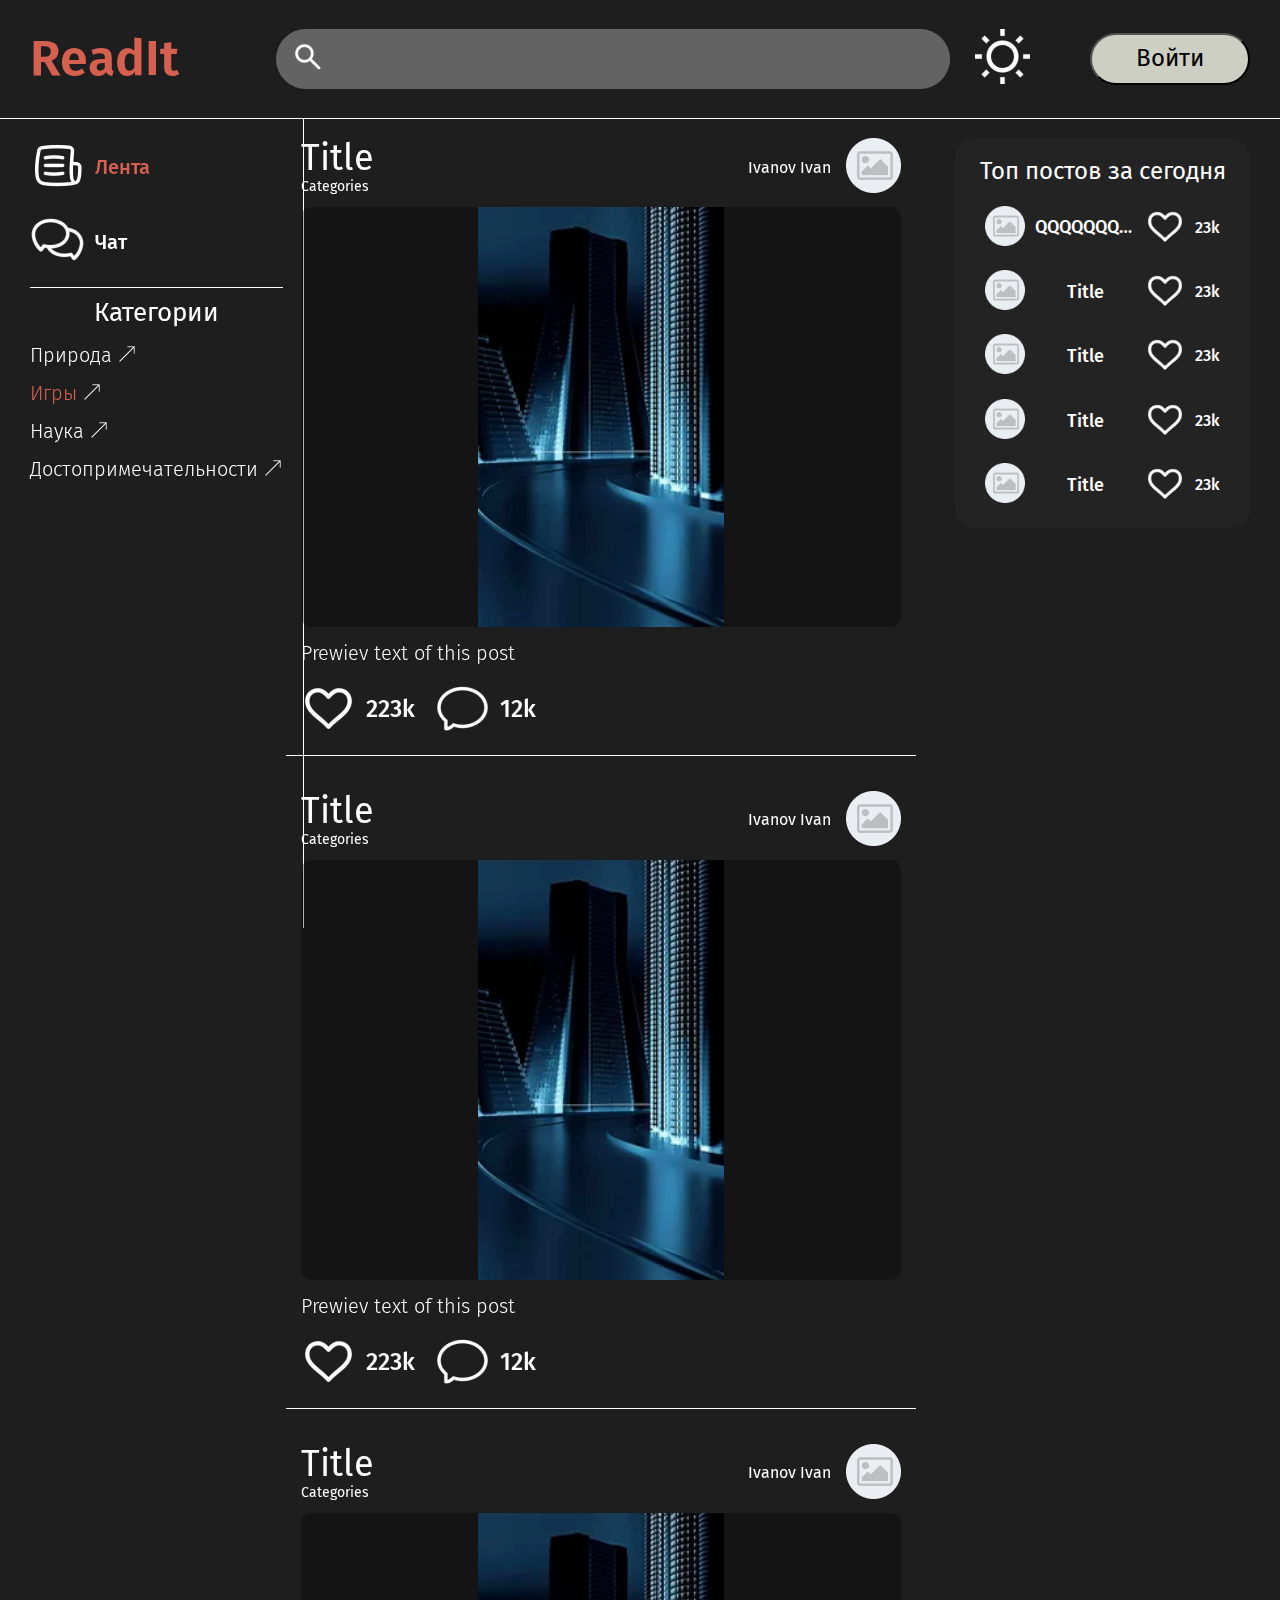
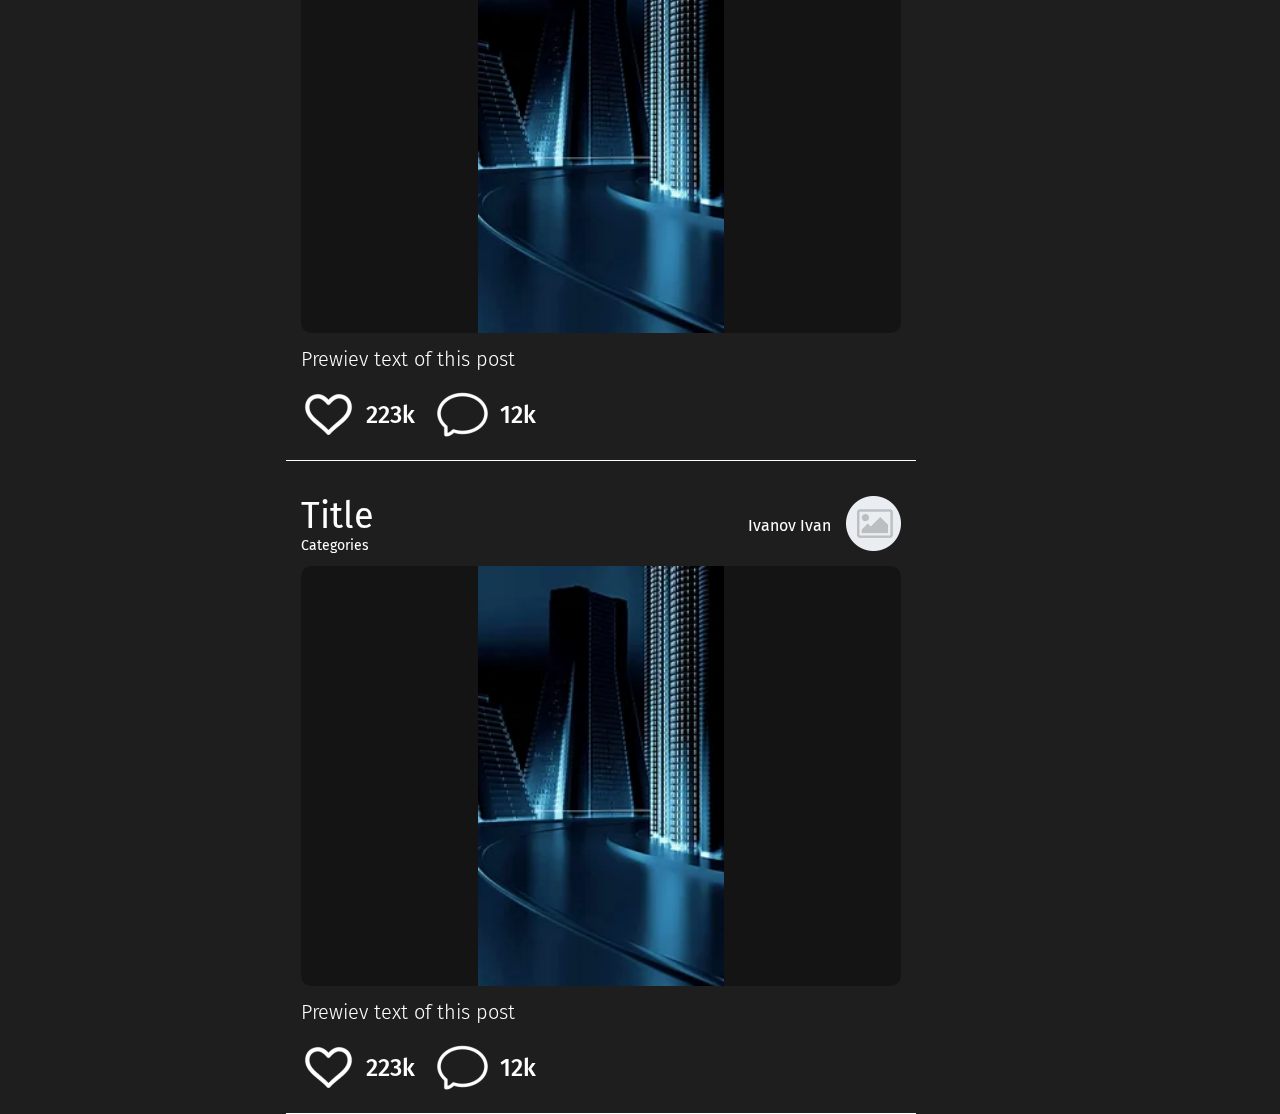
<file: index.html>
<!DOCTYPE html>
<html lang="en">

<head>
  <meta charset="UTF-8" />
  <meta name="viewport" content="width=device-width, initial-scale=1.0" />
  <title>ReadIt</title>
  <link rel="stylesheet" href="../css/styles.css" />
</head>

<body>
  <div class="container">
    <header class="header">
      <span class="header__logo">ReadIt</span>
      <div class="header__center">
        <!-- <div class="header__adminImg">
            <img src="../css/img/admin.png" alt="img" />
          </div> -->
        <div class="header__search">
          <div class="header__loop">
            <img src="../css/img/loop.png" alt="loop" />
          </div>
          <input type="text" class="header__searchInput" />
        </div>
        <div class="header__theme">
          <img src="../css/img/sun.png" alt="img" />
        </div>
      </div>
      <button class="header__btnLogIn" onclick="Redirect()">Войти</button>
    </header>
    <aside class="sidebar">
      <article class="sidebar__pages">
        <ul class="pages__list">
          <li class="pages__item">
            <div class="pages__image">
              <a href="authorized.html"><img src="../css/img/news.png" alt="img" /></a>
            </div>
            <a href="authorized.html" class="pages__title" id="active">Лента</a>
          </li>
          <li class="pages__item">
            <div class="pages__image">
              <img src="../css/img/chats.png" alt="img" />
            </div>
            <a href="" class="pages__title">Чат</a>
          </li>
        </ul>
      </article>
      <article class="sidebar__categories">
        <div class="categories__head">
          <span>Категории</span>
        </div>
        <ul class="categories__list">
          <li class="categories__item">
            <a href="" class="categories__title">Природа</a>
            <img src="../css/img/arrow.png" alt="img" class="categories__image" />
          </li>
          <li class="categories__item">
            <a href class="categories__title" id="active">Игры</a>
            <img src="../css/img/arrow.png" alt="img" class="categories__image" />
          </li>
          <li class="categories__item">
            <a href class="categories__title">Наука</a>
            <img src="../css/img/arrow.png" alt="img" class="categories__image" />
          </li>
          <li class="categories__item">
            <a href="" class="categories__title">Достопримечательности</a>
            <img src="../css/img/arrow.png" alt="img" class="categories__image" />
          </li>
        </ul>
      </article>
    </aside>
    <main class="main">
      <article class="post" id="post">
        <div class="post__top">
          <div class="post__header" id="post">
            <span class="post__title">Title</span>
            <span class="post__categories">Categories</span>
          </div>
          <div class="post__user" id="post">
            <span class="post__author">Ivanov Ivan</span>
            <div class="post__authorImg" id="post">
              <img src="../css/img/default.png" alt="img" />
            </div>
          </div>
        </div>
        <div class="post__mainContent" id="post">
          <div class="post__mainImg" id="post">
            <img src="../css/img/city.png" alt="img" />
          </div>
          <div class="post__prewiev" id="post">
            <span>Prewiev text of this post</span>
          </div>
        </div>
        <div class="post__reactions" id="post">
          <div class="post__likes" id="post">
            <div class="post__likeImg" id="post">
              <img src="../css/img/like.png" alt="img" />
            </div>
            <span class="post__likesCount">223k</span>
          </div>
          <div class="post__comments" id="post">
            <div class="post__commentImg" id="post">
              <img src="../css/img/chat.png" alt="img" />
            </div>
            <span class="post__commentsCount">12k</span>
          </div>
        </div>
      </article>
      <article class="post" id="post">
        <div class="post__top">
          <div class="post__header" id="post">
            <span class="post__title">Title</span>
            <span class="post__categories">Categories</span>
          </div>
          <div class="post__user" id="post">
            <span class="post__author">Ivanov Ivan</span>
            <div class="post__authorImg" id="post">
              <img src="../css/img/default.png" alt="img" />
            </div>
          </div>
        </div>
        <div class="post__mainContent" id="post">
          <div class="post__mainImg" id="post">
            <img src="../css/img/city.png" alt="img" />
          </div>
          <div class="post__prewiev" id="post">
            <span>Prewiev text of this post</span>
          </div>
        </div>
        <div class="post__reactions" id="post">
          <div class="post__likes" id="post">
            <div class="post__likeImg" id="post">
              <img src="../css/img/like.png" alt="img" />
            </div>
            <span class="post__likesCount">223k</span>
          </div>
          <div class="post__comments" id="post">
            <div class="post__commentImg" id="post">
              <img src="../css/img/chat.png" alt="img" />
            </div>
            <span class="post__commentsCount">12k</span>
          </div>
        </div>
      </article>
      <article class="post" id="post">
        <div class="post__top">
          <div class="post__header" id="post">
            <span class="post__title">Title</span>
            <span class="post__categories">Categories</span>
          </div>
          <div class="post__user" id="post">
            <span class="post__author">Ivanov Ivan</span>
            <div class="post__authorImg" id="post">
              <img src="../css/img/default.png" alt="img" />
            </div>
          </div>
        </div>
        <div class="post__mainContent" id="post">
          <div class="post__mainImg" id="post">
            <img src="../css/img/city.png" alt="img" />
          </div>
          <div class="post__prewiev" id="post">
            <span>Prewiev text of this post</span>
          </div>
        </div>
        <div class="post__reactions" id="post">
          <div class="post__likes" id="post">
            <div class="post__likeImg" id="post">
              <img src="../css/img/like.png" alt="img" />
            </div>
            <span class="post__likesCount">223k</span>
          </div>
          <div class="post__comments" id="post">
            <div class="post__commentImg" id="post">
              <img src="../css/img/chat.png" alt="img" />
            </div>
            <span class="post__commentsCount">12k</span>
          </div>
        </div>
      </article>
      <article class="post" id="post">
        <div class="post__top">
          <div class="post__header" id="post">
            <span class="post__title">Title</span>
            <span class="post__categories">Categories</span>
          </div>
          <div class="post__user" id="post">
            <span class="post__author">Ivanov Ivan</span>
            <div class="post__authorImg" id="post">
              <img src="../css/img/default.png" alt="img" />
            </div>
          </div>
        </div>
        <div class="post__mainContent" id="post">
          <div class="post__mainImg" id="post">
            <img src="../css/img/city.png" alt="img" />
          </div>
          <div class="post__prewiev" id="post">
            <span>Prewiev text of this post</span>
          </div>
        </div>
        <div class="post__reactions" id="post">
          <div class="post__likes" id="post">
            <div class="post__likeImg" id="post">
              <img src="../css/img/like.png" alt="img" />
            </div>
            <span class="post__likesCount">223k</span>
          </div>
          <div class="post__comments" id="post">
            <div class="post__commentImg" id="post">
              <img src="../css/img/chat.png" alt="img" />
            </div>
            <span class="post__commentsCount">12k</span>
          </div>
        </div>
      </article>
    </main>
    <article class="rating">
      <span class="rating__title">Топ постов за сегодня</span>
      <ul class="rating__list">
        <li class="rating__item">
          <div class="rating__userImg">
            <img src="../css/img/default.png" alt="img" />
          </div>
          <span class="rating__postTitle">QQQQQQQQQQQQQQQQQQQQQQQQQQQQQQQQQQ</span>
          <div class="rating__likes">
            <div class="likes__image">
              <img src="../css/img/like.png" alt="img" />
            </div>
            <span class="likes__count">23k</span>
          </div>
        </li>
        <li class="rating__item">
          <div class="rating__userImg">
            <img src="../css/img/default.png" alt="img" />
          </div>
          <span class="rating__postTitle">Title</span>
          <div class="rating__likes">
            <div class="likes__image">
              <img src="../css/img/like.png" alt="img" />
            </div>
            <span class="likes__count">23k</span>
          </div>
        </li>
        <li class="rating__item">
          <div class="rating__userImg">
            <img src="../css/img/default.png" alt="img" />
          </div>
          <span class="rating__postTitle">Title</span>
          <div class="rating__likes">
            <div class="likes__image">
              <img src="../css/img/like.png" alt="img" />
            </div>
            <span class="likes__count">23k</span>
          </div>
        </li>
        <li class="rating__item">
          <div class="rating__userImg">
            <img src="../css/img/default.png" alt="img" />
          </div>
          <span class="rating__postTitle">Title</span>
          <div class="rating__likes">
            <div class="likes__image">
              <img src="../css/img/like.png" alt="img" />
            </div>
            <span class="likes__count">23k</span>
          </div>
        </li>
        <li class="rating__item">
          <div class="rating__userImg">
            <img src="../css/img/default.png" alt="img" />
          </div>
          <span class="rating__postTitle">Title</span>
          <div class="rating__likes">
            <div class="likes__image">
              <img src="../css/img/like.png" alt="img" />
            </div>
            <span class="likes__count">23k</span>
          </div>
        </li>
      </ul>
    </article>
  </div>
</body>
<script src="js/redirect.js"></script>
</html>
</file>
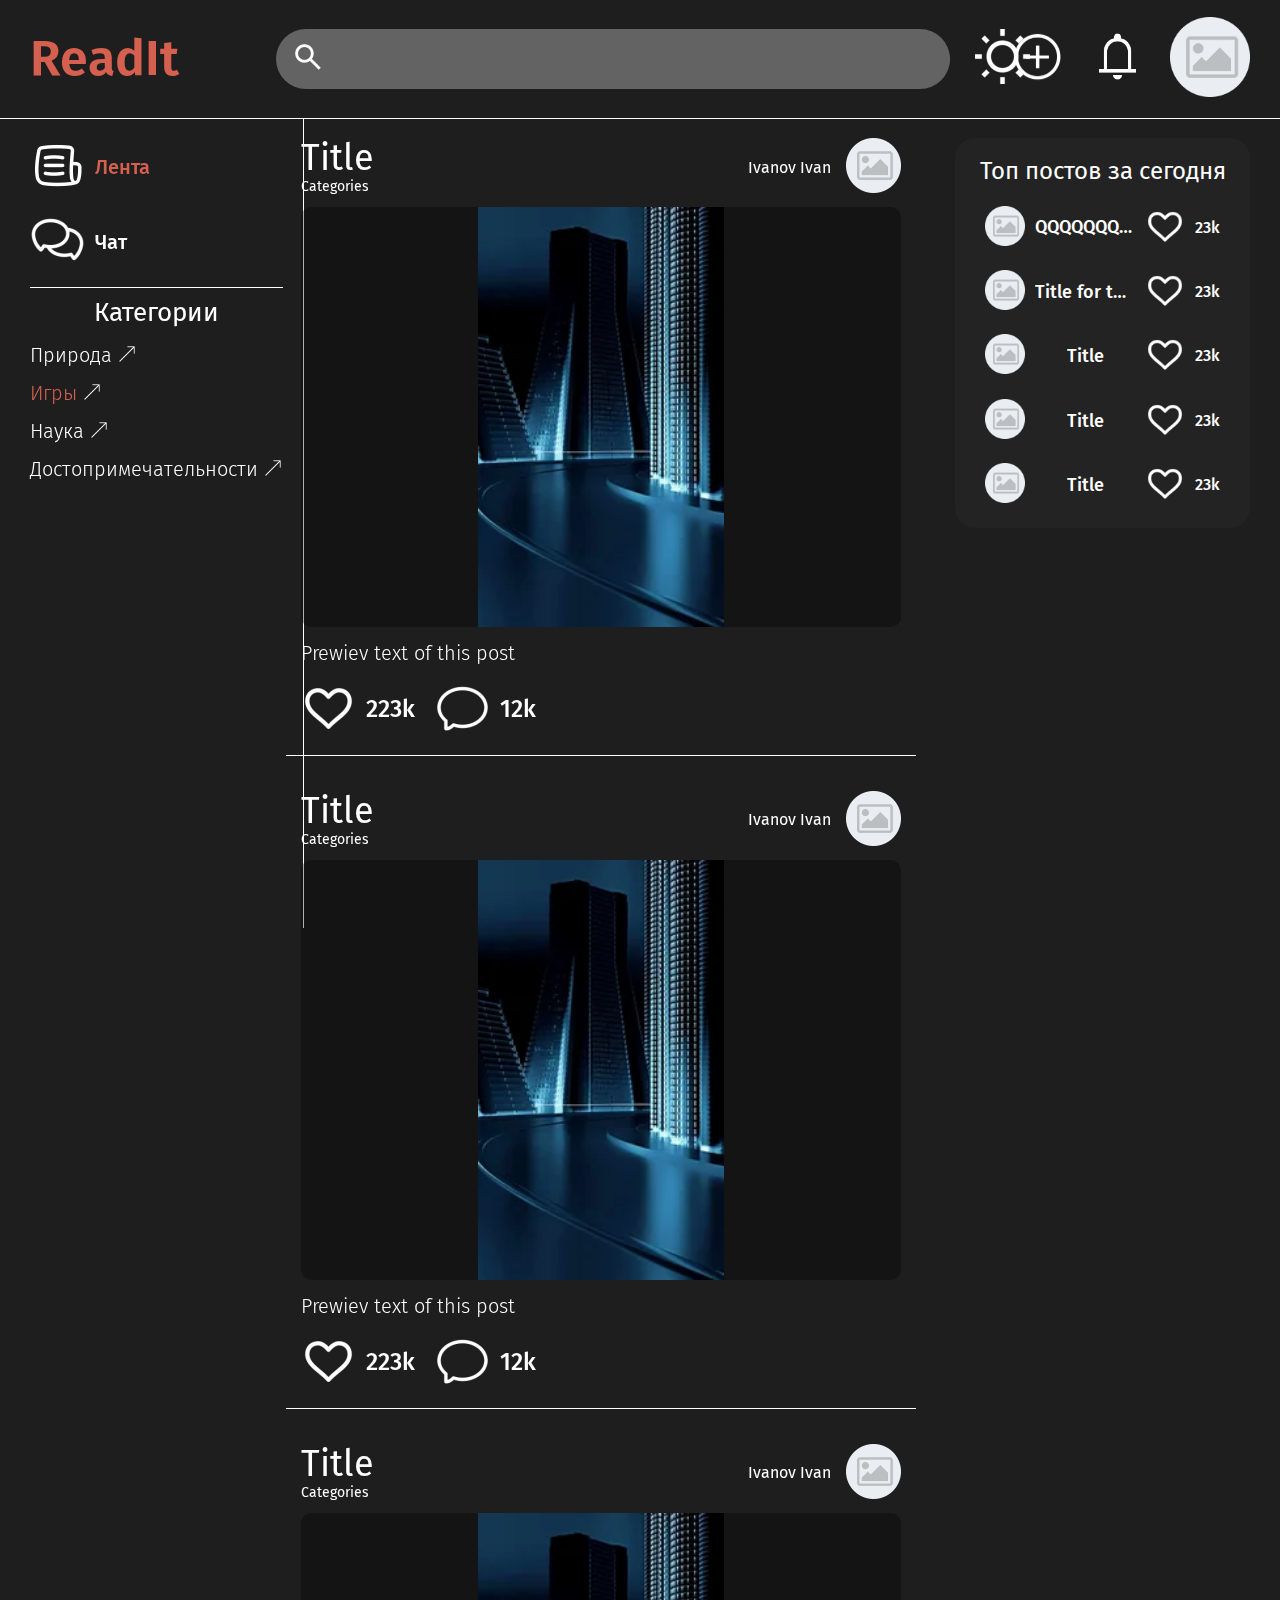
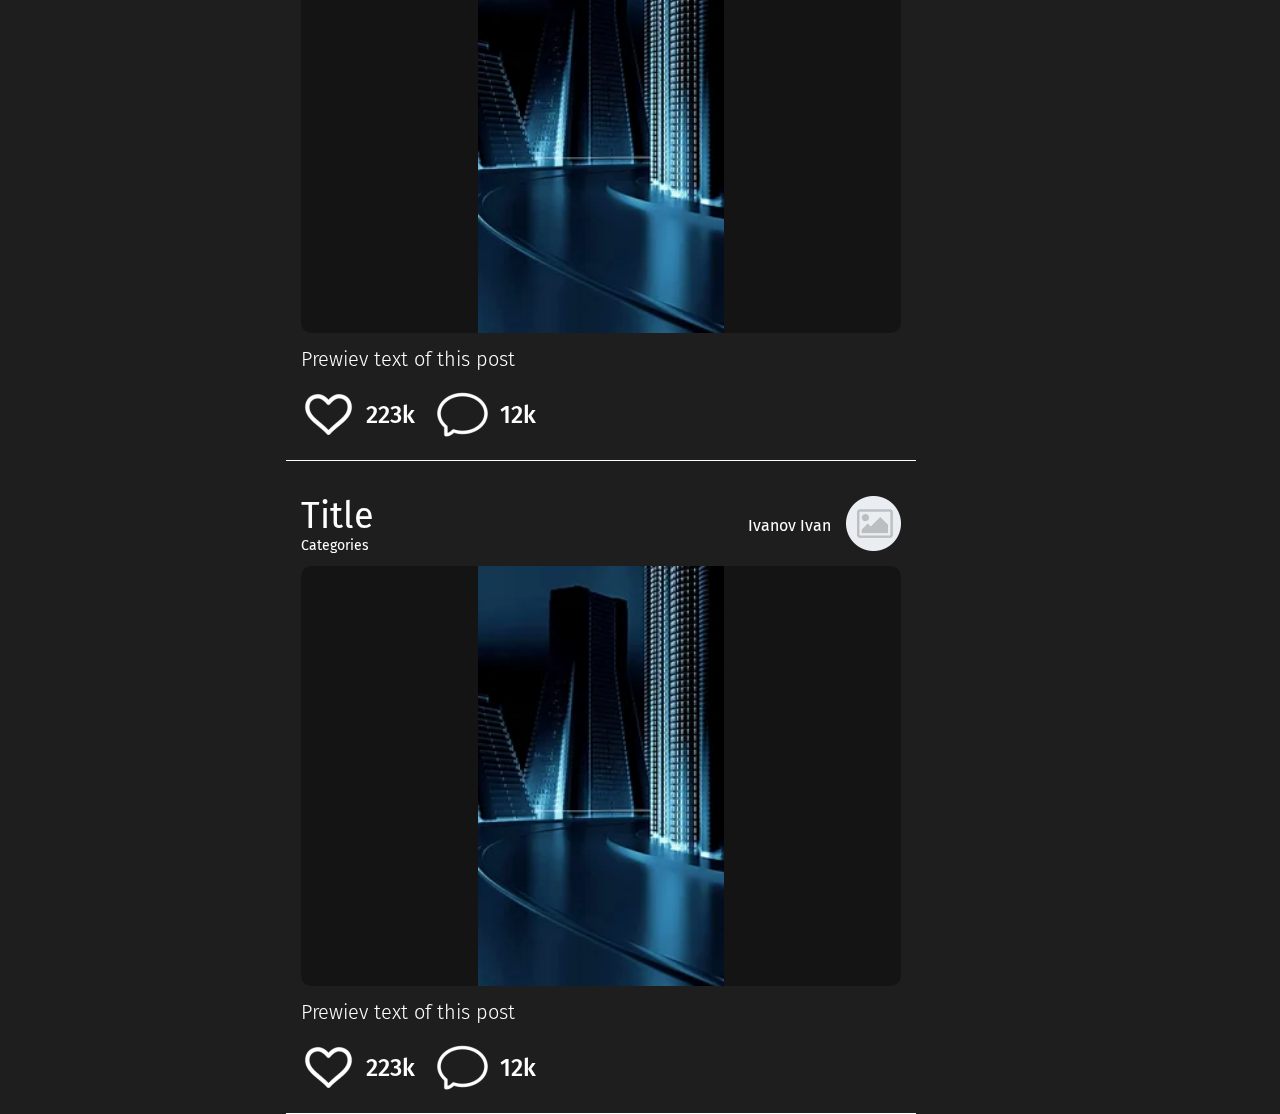
<file: html/authorized.html>
<!DOCTYPE html>
<html lang="en">
  <head>
    <meta charset="UTF-8" />
    <meta name="viewport" content="width=device-width, initial-scale=1.0" />
    <title>ReadIt</title>
    <link rel="stylesheet" href="../css/styles.css" />
  </head>

  <body>
    <div class="container">
      <header class="header">
        <span class="header__logo">ReadIt</span>
        <div class="header__center">
          <!-- <div class="header__adminImg">
            <img src="../css/img/admin.png" alt="img" />
          </div> -->
          <div class="header__search">
            <div class="header__loop">
              <img src="../css/img/loop.png" alt="loop" />
            </div>
            <input type="text" class="header__searchInput" />
          </div>
          <div class="header__theme">
            <img src="../css/img/sun.png" alt="" />
          </div>
        </div>
        <div class="header__user">
          <div class="header__createImg">
            <a href="./createPost.html"
              ><img src="../css/img/plus.png" alt="img"
            /></a>
          </div>
          <div class="header__notificationImg">
            <img src="../css/img/bell.png" alt="img" />
          </div>
          <div class="dropdown">
            <div class="header__userImg dropdown__click">
              <img
                src="../css/img/default.png"
                alt="img"
                onclick="DropDown1()"
                id="header__userImg"
              />
            </div>
            <ul
              class="header__settingsList dropdown__list1"
              id="dropdown__list1"
            >
              <li class="header__settingsItem dropdown__item">
                <span class="header__settingName">Имя</span><br />
                <input type="text" class="header__input" placeholder="Ivan" />
              </li>
              <li class="header__settingsItem dropdown__item">
                <span class="header__settingName">Фамилия</span><br />
                <input type="text" class="header__input" placeholder="Ivanov" />
              </li>
              <li class="header__settingsItem dropdown__item">
                <span class="header__settingName">Email</span><br />
                <input
                  type="text"
                  class="header__input"
                  placeholder="ivanov@gmail.com"
                />
              </li>
              <li class="header__settingsItem dropdown__item">
                <span class="header__settingName">Nickname</span><br />
                <input type="text" class="header__input" placeholder="IVN" />
              </li>
              <button class="header__changeAvatar">Сменить аватарку</button>
              <button class="header__logout">Выйти</button>
            </ul>
          </div>
        </div>
      </header>
      <aside class="sidebar">
        <article class="sidebar__pages">
          <ul class="pages__list">
            <li class="pages__item">
              <div class="pages__image">
                <a href="authorized.html"><img src="../css/img/news.png" alt="img" /></a>
              </div>
              <a href="authorized.html" class="pages__title" id="active">Лента</a>
            </li>
            <li class="pages__item">
              <div class="pages__image">
                <img src="../css/img/chats.png" alt="img" />
              </div>
              <a href="" class="pages__title">Чат</a>
            </li>
          </ul>
        </article>
        <article class="sidebar__categories">
          <div class="categories__head">
            <span>Категории</span>
          </div>
          <ul class="categories__list">
            <li class="categories__item">
              <a href="" class="categories__title">Природа</a>
              <img
                src="../css/img/arrow.png"
                alt="img"
                class="categories__image"
              />
            </li>
            <li class="categories__item">
              <a href class="categories__title" id="active">Игры</a>
              <img
                src="../css/img/arrow.png"
                alt="img"
                class="categories__image"
              />
            </li>
            <li class="categories__item">
              <a href class="categories__title">Наука</a>
              <img
                src="../css/img/arrow.png"
                alt="img"
                class="categories__image"
              />
            </li>
            <li class="categories__item">
              <a href="" class="categories__title">Достопримечательности</a>
              <img
                src="../css/img/arrow.png"
                alt="img"
                class="categories__image"
              />
            </li>
          </ul>
        </article>
      </aside>
      <main class="main">
        <article class="post" id="post">
          <div class="post__top">
            <div class="post__header" id="post">
              <span class="post__title">Title</span>
              <span class="post__categories">Categories</span>
            </div>
            <div class="post__user" id="post">
              <span class="post__author">Ivanov Ivan</span>
              <div class="post__authorImg" id="post">
                <img src="../css/img/default.png" alt="img" />
              </div>
            </div>
          </div>
          <div class="post__mainContent" id="post">
            <div class="post__mainImg" id="post">
              <img src="../css/img/city.png" alt="img" />
            </div>
            <div class="post__prewiev" id="post">
              <span>Prewiev text of this post</span>
            </div>
          </div>
          <div class="post__reactions" id="post">
            <div class="post__likes" id="post">
              <div class="post__likeImg" id="post">
                <img src="../css/img/like.png" alt="img" />
              </div>
              <span class="post__likesCount">223k</span>
            </div>
            <div class="post__comments" id="post">
              <div class="post__commentImg" id="post">
                <img src="../css/img/chat.png" alt="img" />
              </div>
              <span class="post__commentsCount">12k</span>
            </div>
          </div>
        </article>
        <article class="post" id="post">
          <div class="post__top">
            <div class="post__header" id="post">
              <span class="post__title">Title</span>
              <span class="post__categories">Categories</span>
            </div>
            <div class="post__user" id="post">
              <span class="post__author">Ivanov Ivan</span>
              <div class="post__authorImg" id="post">
                <img src="../css/img/default.png" alt="img" />
              </div>
            </div>
          </div>
          <div class="post__mainContent" id="post">
            <div class="post__mainImg" id="post">
              <img src="../css/img/city.png" alt="img" />
            </div>
            <div class="post__prewiev" id="post">
              <span>Prewiev text of this post</span>
            </div>
          </div>
          <div class="post__reactions" id="post">
            <div class="post__likes" id="post">
              <div class="post__likeImg" id="post">
                <img src="../css/img/like.png" alt="img" />
              </div>
              <span class="post__likesCount">223k</span>
            </div>
            <div class="post__comments" id="post">
              <div class="post__commentImg" id="post">
                <img src="../css/img/chat.png" alt="img" />
              </div>
              <span class="post__commentsCount">12k</span>
            </div>
          </div>
        </article>
        <article class="post" id="post">
          <div class="post__top">
            <div class="post__header" id="post">
              <span class="post__title">Title</span>
              <span class="post__categories">Categories</span>
            </div>
            <div class="post__user" id="post">
              <span class="post__author">Ivanov Ivan</span>
              <div class="post__authorImg" id="post">
                <img src="../css/img/default.png" alt="img" />
              </div>
            </div>
          </div>
          <div class="post__mainContent" id="post">
            <div class="post__mainImg" id="post">
              <img src="../css/img/city.png" alt="img" />
            </div>
            <div class="post__prewiev" id="post">
              <span>Prewiev text of this post</span>
            </div>
          </div>
          <div class="post__reactions" id="post">
            <div class="post__likes" id="post">
              <div class="post__likeImg" id="post">
                <img src="../css/img/like.png" alt="img" />
              </div>
              <span class="post__likesCount">223k</span>
            </div>
            <div class="post__comments" id="post">
              <div class="post__commentImg" id="post">
                <img src="../css/img/chat.png" alt="img" />
              </div>
              <span class="post__commentsCount">12k</span>
            </div>
          </div>
        </article>
        <article class="post" id="post">
          <div class="post__top">
            <div class="post__header" id="post">
              <span class="post__title">Title</span>
              <span class="post__categories">Categories</span>
            </div>
            <div class="post__user" id="post">
              <span class="post__author">Ivanov Ivan</span>
              <div class="post__authorImg" id="post">
                <img src="../css/img/default.png" alt="img" />
              </div>
            </div>
          </div>
          <div class="post__mainContent" id="post">
            <div class="post__mainImg" id="post">
              <img src="../css/img/city.png" alt="img" />
            </div>
            <div class="post__prewiev" id="post">
              <span>Prewiev text of this post</span>
            </div>
          </div>
          <div class="post__reactions" id="post">
            <div class="post__likes" id="post">
              <div class="post__likeImg" id="post">
                <img src="../css/img/like.png" alt="img" />
              </div>
              <span class="post__likesCount">223k</span>
            </div>
            <div class="post__comments" id="post">
              <div class="post__commentImg" id="post">
                <img src="../css/img/chat.png" alt="img" />
              </div>
              <span class="post__commentsCount">12k</span>
            </div>
          </div>
        </article>
      </main>
      <article class="rating">
        <span class="rating__title">Топ постов за сегодня</span>
        <ul class="rating__list">
          <li class="rating__item">
            <div class="rating__userImg">
              <img src="../css/img/default.png" alt="img" />
            </div>
            <span class="rating__postTitle"
              >QQQQQQQQQQQQQQQQQQQQQQQQQQQQQQQQQQ</span
            >
            <div class="rating__likes">
              <div class="likes__image">
                <img src="../css/img/like.png" alt="img" />
              </div>
              <span class="likes__count">23k</span>
            </div>
          </li>
          <li class="rating__item">
            <div class="rating__userImg">
              <img src="../css/img/default.png" alt="img" />
            </div>
            <span class="rating__postTitle">Title for tetx</span>
            <div class="rating__likes">
              <div class="likes__image">
                <img src="../css/img/like.png" alt="img" />
              </div>
              <span class="likes__count">23k</span>
            </div>
          </li>
          <li class="rating__item">
            <div class="rating__userImg">
              <img src="../css/img/default.png" alt="img" />
            </div>
            <span class="rating__postTitle">Title</span>
            <div class="rating__likes">
              <div class="likes__image">
                <img src="../css/img/like.png" alt="img" />
              </div>
              <span class="likes__count">23k</span>
            </div>
          </li>
          <li class="rating__item">
            <div class="rating__userImg">
              <img src="../css/img/default.png" alt="img" />
            </div>
            <span class="rating__postTitle">Title</span>
            <div class="rating__likes">
              <div class="likes__image">
                <img src="../css/img/like.png" alt="img" />
              </div>
              <span class="likes__count">23k</span>
            </div>
          </li>
          <li class="rating__item">
            <div class="rating__userImg">
              <img src="../css/img/default.png" alt="img" />
            </div>
            <span class="rating__postTitle">Title</span>
            <div class="rating__likes">
              <div class="likes__image">
                <img src="../css/img/like.png" alt="img" />
              </div>
              <span class="likes__count">23k</span>
            </div>
          </li>
        </ul>
      </article>
    </div>
  </body>
  <script src="../js/script.js"></script>
</html>
</file>
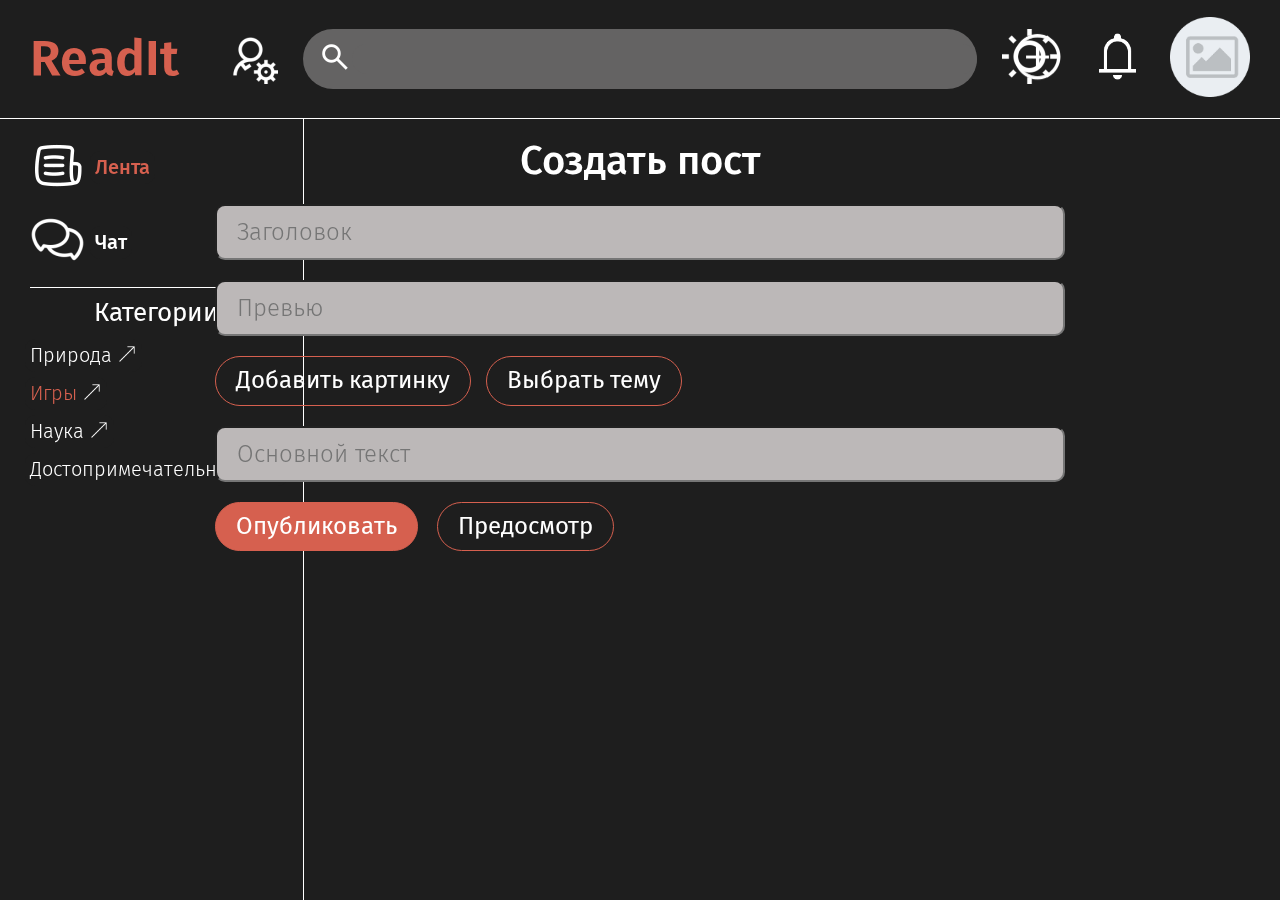
<file: html/createPost.html>
<!DOCTYPE html>
<html lang="en">
  <head>
    <meta charset="UTF-8" />
    <meta name="viewport" content="width=device-width, initial-scale=1.0" />
    <title>ReadIt</title>
    <link rel="stylesheet" href="../css/styles.css" />
  </head>
  <body>
    <div class="container">
      <header class="header">
        <span class="header__logo">ReadIt</span>
        <div class="header__center">
          <div class="header__adminImg">
            <img src="../css/img/admin.png" alt="img" />
          </div>
          <div class="header__search">
            <div class="header__loop">
              <img src="../css/img/loop.png" alt="loop" />
            </div>
            <input type="text" class="header__searchInput" />
          </div>
          <div class="header__theme">
            <img src="../css/img/sun.png" alt="" />
          </div>
        </div>
        <div class="header__user">
          <div class="header__createImg">
            <a href="./createPost.html"
              ><img src="../css/img/plus.png" alt="img"
            /></a>
          </div>
          <div class="header__notificationImg">
            <img src="../css/img/bell.png" alt="img" />
          </div>
          <div class="dropdown">
            <div class="header__userImg dropdown__click">
              <img
                src="../css/img/default.png"
                alt="img"
                onclick="DropDown1()"
                id="header__userImg"
              />
            </div>
            <ul
              class="header__settingsList dropdown__list1"
              id="dropdown__list1"
            >
              <li class="header__settingsItem dropdown__item">
                <span class="header__settingName">Имя</span><br />
                <input type="text" class="header__input" placeholder="Ivan" />
              </li>
              <li class="header__settingsItem dropdown__item">
                <span class="header__settingName">Фамилия</span><br />
                <input type="text" class="header__input" placeholder="Ivanov" />
              </li>
              <li class="header__settingsItem dropdown__item">
                <span class="header__settingName">Email</span><br />
                <input
                  type="text"
                  class="header__input"
                  placeholder="ivanov@gmail.com"
                />
              </li>
              <li class="header__settingsItem dropdown__item">
                <span class="header__settingName">Nickname</span><br />
                <input type="text" class="header__input" placeholder="IVN" />
              </li>
              <button class="header__changeAvatar">Сменить аватарку</button>
              <button class="header__logout">Выйти</button>
            </ul>
          </div>
        </div>
      </header>
      <aside class="sidebar">
        <article class="sidebar__pages">
          <ul class="pages__list">
            <li class="pages__item">
              <div class="pages__image">
                <a href="authorized.html"
                  ><img src="../css/img/news.png" alt="img"
                /></a>
              </div>
              <a href="authorized.html" class="pages__title" id="active"
                >Лента</a
              >
            </li>
            <li class="pages__item">
              <div class="pages__image">
                <img src="../css/img/chats.png" alt="img" />
              </div>
              <a href="" class="pages__title">Чат</a>
            </li>
          </ul>
        </article>
        <article class="sidebar__categories">
          <div class="categories__head">
            <span>Категории</span>
          </div>
          <ul class="categories__list">
            <li class="categories__item">
              <a href="" class="categories__title">Природа</a>
              <img
                src="../css/img/arrow.png"
                alt="img"
                class="categories__image"
              />
            </li>
            <li class="categories__item">
              <a href class="categories__title" id="active">Игры</a>
              <img
                src="../css/img/arrow.png"
                alt="img"
                class="categories__image"
              />
            </li>
            <li class="categories__item">
              <a href class="categories__title">Наука</a>
              <img
                src="../css/img/arrow.png"
                alt="img"
                class="categories__image"
              />
            </li>
            <li class="categories__item">
              <a href="" class="categories__title">Достопримечательности</a>
              <img
                src="../css/img/arrow.png"
                alt="img"
                class="categories__image"
              />
            </li>
          </ul>
        </article>
      </aside>
      <main class="main">
        <aside class="createPost">
          <span class="createPost__title">Создать пост</span>
          <input
            type="text"
            class="createPost__postTitle"
            placeholder="Заголовок"
          />
          <input
            type="text"
            class="createPost__postPreview"
            placeholder="Превью"
          />
          <div class="createPost__buttons">
            <button class="createPost__addImg">Добавить картинку</button>
            <div class="dropdown">
              <div class="createPost__categories">
                <div class="createPost__buttons dropdown__click">
                  <button
                    class="createPost_openCategories"
                    onclick="DropDown2()"
                  >
                    Выбрать тему
                  </button>
                  <!-- <div class="createPost_arrowImg">
                    <img src="../css/img/arrow_down.png" alt="img">
                  </div> -->
                </div>
                <ul
                  class="createPost_categoriesList dropdown__list2"
                  id="dropdown__list2"
                >
                  <div class="createPost__item dropdown__item">
                    <input type="checkbox" name="nature" /><label
                      class="createPost__label"
                      for="nature"
                      >Природа</label
                    >
                  </div>

                  <div class="createPost__item dropdown__item">
                    <input type="checkbox" name="games" />
                    <label class="createPost__label" for="games">Игры</label>
                  </div>
                  <div class="createPost__item dropdown__item">
                    <input type="checkbox" name="science" />
                    <label class="createPost__label" for="science">Наука</label>
                  </div>
                  <div class="createPost__item dropdown__item">
                    <input type="checkbox" name="sight" />
                    <label class="createPost__label" for="sight"
                      >Достопримечательности</label
                    >
                  </div>
                </ul>
              </div>
            </div>
          </div>
          <input
            type="text"
            class="createPost__postBody"
            placeholder="Основной текст"
          />
          <div class="buttons">
            <button class="createPost__publish">Опубликовать</button>
            <button class="createPost_preview">Предосмотр</button>
          </div>
        </aside>
      </main>
      <!-- <aside class="guide">
        <span class="guide__title">Руководство по созданию</span>
      </aside> -->
    </div>
  </body>
  <script src="../js/script.js"></script>
</html>
</file>
<file: css/styles.css>
@import url(blocks/normalize.css);
@import url(blocks/base.css);
@import url('https://fonts.googleapis.com/css2?family=Fira+Sans:ital,wght@0,100;0,200;0,300;0,400;0,500;0,600;0,700;0,800;0,900;1,100;1,200;1,300;1,400;1,500;1,600;1,700;1,800;1,900&display=swap');
@import url(blocks/header.css);
@import url(blocks/sidebar.css);
@import url(blocks/rating.css);
@import url(blocks/post.css);
@import url(blocks/guide.css);
@import url(blocks/createPost.css);
@import url(blocks/dropdown.css);
@import url(blocks/fullPost.css);
</file>
